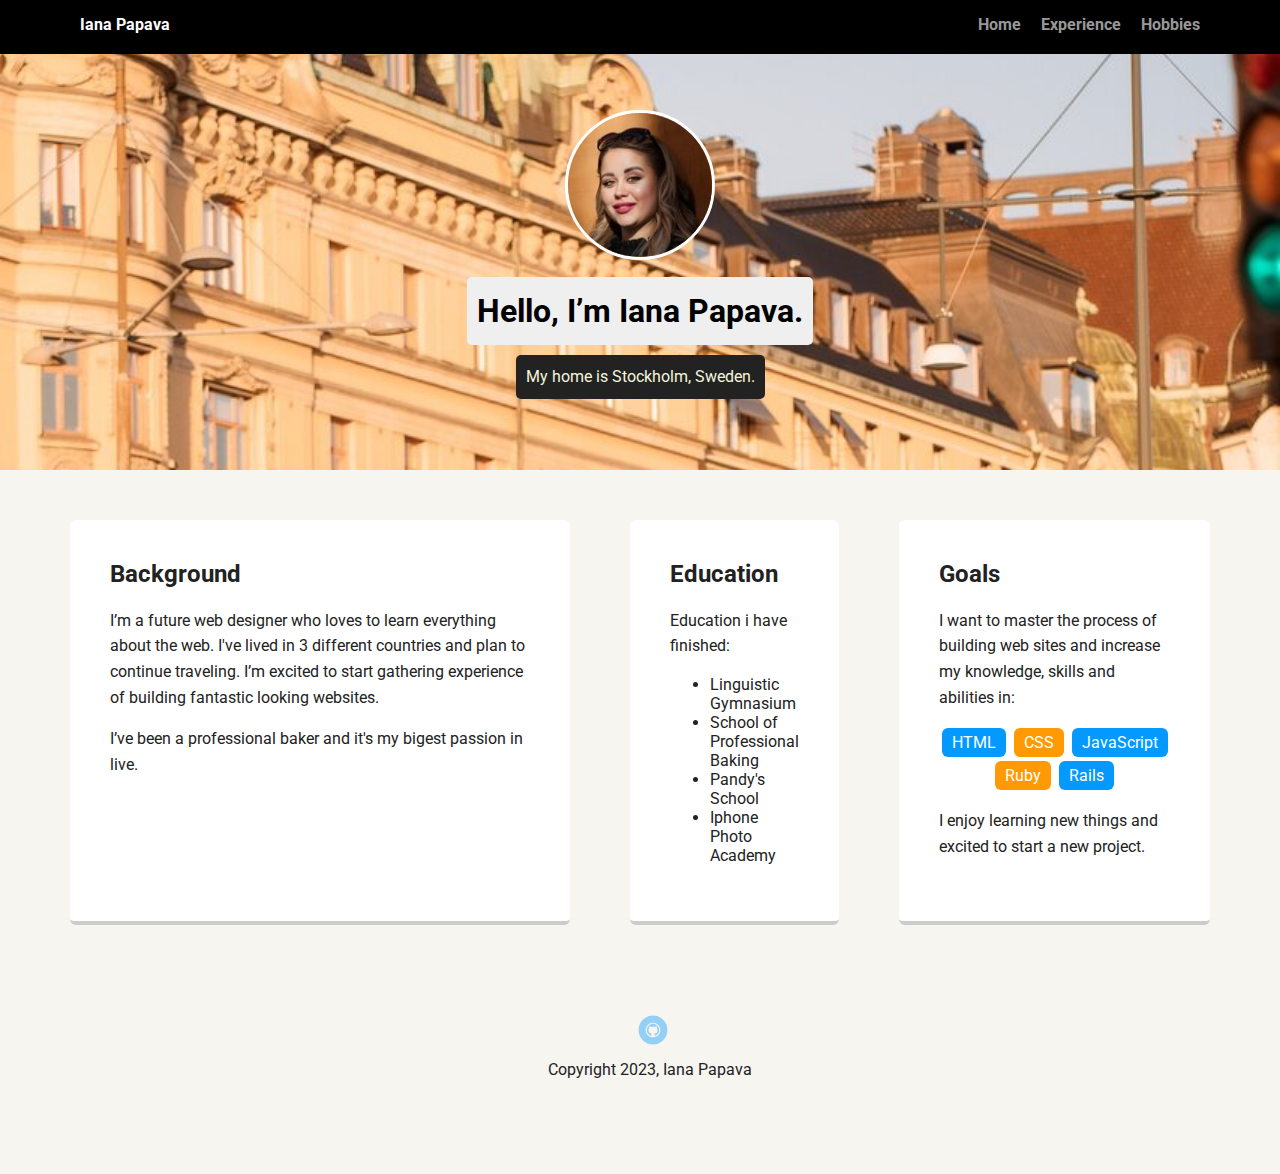
<file: portfolio_update_v1/index.html>
<!doctype html>
<html lang="en">
<head>
  <meta charset="utf-8">
  <title>Iana Papava's Profile </title>
  <meta name="viewport" content="width=device-width, initial-scale=1.0">
  <link rel="stylesheet" href="styles.css">
  <link href="https://fonts.googleapis.com/css?family=Muli%7CRoboto:400,300,500,700,900" rel="stylesheet"></head>
  <body>

    <nav class="main-nav">
        <ul class="nav">
          <li class="name">Iana Papava</li>
          <li><a href="#">Home</a></li>
          <li><a href="experience.html">Experience</a></li>
          <li><a href="hobbies.html">Hobbies</a></li>
        </ul>
    </nav>

    <header>
      <img src="images/new_profile_pic.jpg" alt="Photo of Iane Papava" class="profile-image">
      <h1 class="tag name">Hello, I’m Iana Papava.</h1>
      <p class="tag location">My home is Stockholm, Sweden.</p>
    </header>

    <main class="flex">
      <section class="card">
        <h2>Background</h2>
        <p>I’m a future web designer who loves to learn everything about the web. I've lived in 3 different countries and plan to continue traveling. I’m excited to start gathering experience of building fantastic looking websites.</p>
        <p>I’ve been a professional baker and it's my bigest passion in live.</p>

      </section> 

      <section class="card">
        <h2>Education</h2>
        <p>Education i have finished:</p>
        <ul>
          <li>Linguistic Gymnasium</li>
          <li>School of Professional Baking</li>
          <li>Pandy's School</li>
          <li>Iphone Photo Academy</li>
        </ul>
      </section> 

      <section class="card">
        <h2>Goals</h2>
        <p>I want to master the process of building web sites and increase my knowledge, skills and abilities in:</p>
        <ul class="skills">
          <li>HTML</li>
          <li>CSS</li>
          <li>JavaScript</li>
          <li>Ruby</li>
          <li>Rails</li>
        </ul>
        <p>I enjoy learning new things and excited to start a new project.</p>
      </section> 

    </main>
    <footer>
      <ul>
        <li><a href="https://github.com/shandycandy" class="social github">Github</a></li>
      </ul>
      <p class="copyright">Copyright 2023, Iana Papava</p>
    </footer>
  </body>
  </html>
</file>
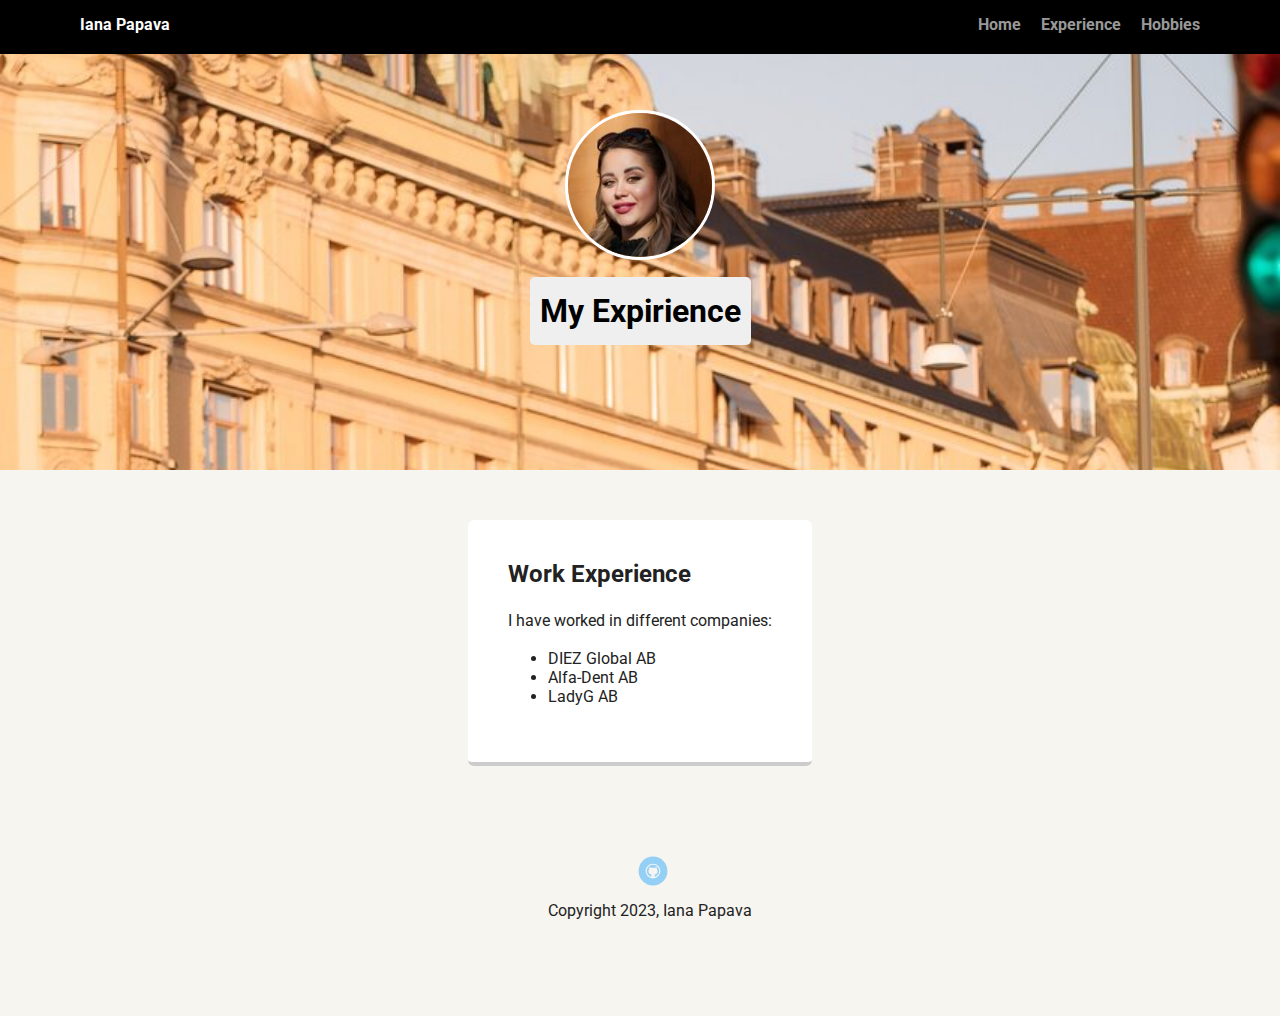
<file: portfolio_update_v1/experience.html>
<!DOCTYPE html>
<html lang="en">
<head>
    <meta charset="UTF-8">
    <meta name="viewport" content="width=device-width, initial-scale=1.0">
    <title>Experience</title>
    <link rel="stylesheet" href="styles.css">
    <link href="https://fonts.googleapis.com/css?family=Muli%7CRoboto:400,300,500,700,900" rel="stylesheet">

</head>
<body>
    <nav class="main-nav">
        <ul class="nav">
          <li class="name">Iana Papava</li>
          <li><a href="index.html">Home</a></li>
          <li><a href="#">Experience</a></li>
          <li><a href="hobbies.html">Hobbies</a></li>
        </ul>
    </nav>

    <header>
      <img src="images/new_profile_pic.jpg" alt="Photo of Iane Papava" class="profile-image">
      <h1 class="tag name">My Expirience</h1>
    </header>

    <main class="flex">
      <section class="card">
        <h2>Work Experience</h2>
        <p>I have worked in different companies:</p>
          <ul>
            <li>DIEZ Global AB</li>
            <li>Alfa-Dent AB</li>
            <li>LadyG AB</li>
          </ul>
      </section>


    </main>
    <footer>
      <ul>
        <li><a href="https://github.com/shandycandy" class="social github">Github</a></li>
      </ul>
      <p class="copyright">Copyright 2023, Iana Papava</p>
    </footer>
    
</body>
</html>
</file>
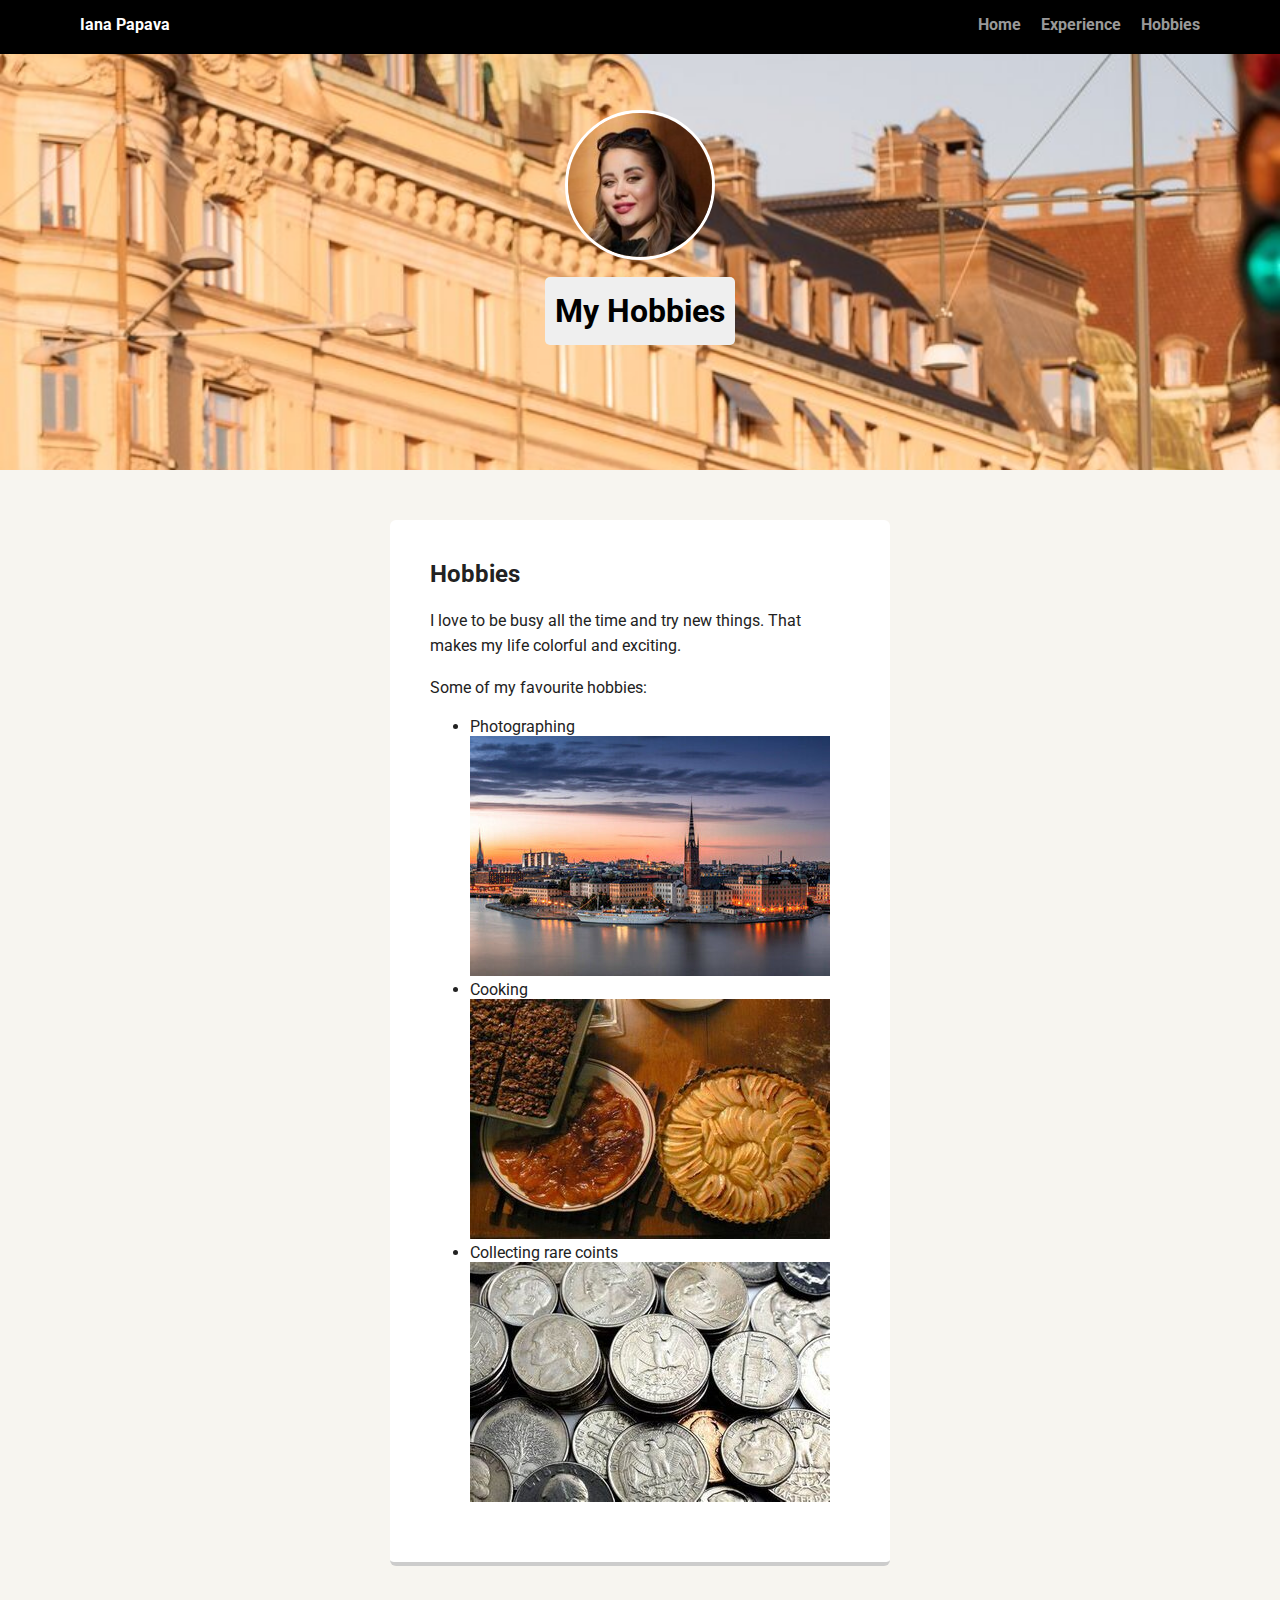
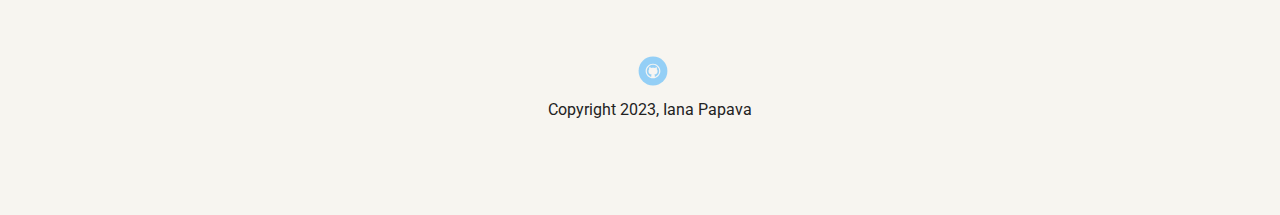
<file: portfolio_update_v1/hobbies.html>
<!DOCTYPE html>
<html lang="en">
<head>
    <meta charset="UTF-8">
    <meta name="viewport" content="width=device-width, initial-scale=1.0">
    <title>Experience</title>
    <link rel="stylesheet" href="styles.css">
    <link href="https://fonts.googleapis.com/css?family=Muli%7CRoboto:400,300,500,700,900" rel="stylesheet">

</head>
<body>
    <nav class="main-nav">
        <ul class="nav">
          <li class="name">Iana Papava</li>
          <li><a href="index.html">Home</a></li>
          <li><a href="experience.html">Experience</a></li>
          <li><a href="#">Hobbies</a></li>
        </ul>
    </nav>

    <header>
      <img src="images/new_profile_pic.jpg" alt="Photo of Iane Papava" class="profile-image">
      <h1 class="tag name">My Hobbies</h1>
    </header>

    <main class="flex">
      <section class="card">
        <h2>Hobbies</h2>
        <p>I love to be busy all the time and try new things. That makes my life colorful and exciting.</p>
        <p>Some of my favourite hobbies:</p>
          <ul>
            <li>Photographing<img src="images/Stockholm.jpg" alt="Stockholm view"></li>
            <li>Cooking<img src="images/cooking.jpg" alt="Cooking in process"></li>
            <li>Collecting rare coints<img src="images/rare_coins.jpg" alt="Coins"></li>
          </ul>
      </section>


    </main>
    <footer>
      <ul>
        <li><a href="https://github.com/shandycandy" class="social github">Github</a></li>
      </ul>
      <p class="copyright">Copyright 2023, Iana Papava</p>
    </footer>
    
</body>
</html>
</file>
<file: portfolio_update_v1/styles.css>
/* Global Layout Set-up */
* { 
  box-sizing: border-box;
}
  
body {
  margin: 0;
  padding: 0;
  text-align: center;
  font-family: 'Roboto', sans-serif;
  color: #222;
  background: #f7f5f0;
}
/* Link Styles */

a {
  text-decoration: none;
  color: #999;
}
a:hover {
  color: #6633ff;
}

/* Section Styles */

.main-nav {
  width: 100%;
  background: black;
  min-height: 30px;
  padding: 10px;
  position: fixed;
  text-align: center;
}
.nav {
  display: flex;
  justify-content: space-around;
  font-weight: 700;
  list-style-type: none;
  margin: 0 auto;
  padding: 0;
}

.nav .name {
    display: block;
    margin-right: auto;
    color: white;
}
.nav li {
  padding: 5px 10px 10px 10px;
}
.nav a {
  transition: all .5s;
}
.nav a:hover {
  color: white
}

header {
  text-align: center;
  background: url('images/new_backgroud_pic.jpg') no-repeat top center ;
  background-size: cover;
  overflow: hidden;
  padding-top: 60px;
}
header {
  line-height: 1.5;
}
header .profile-image {
  margin-top: 50px;
  width: 150px;
  height: 150px;
  border-radius: 50%;
  border: 3px solid white;
  transition: all .5s;
}
header .profile-image:hover {
  transform: scale(1.2) rotate(5deg);
  border-radius: 25px;
  transition: width 2s;
  transform: rotate(365deg);
}
.tag {
  background-color: #efefef;
  color: black;
  padding: 10px;
  border-radius: 5px;
  display: table;
  margin: 10px auto;
} 
.location {
  background-color: #222;
  color: beige;
}
.card {
  margin: 30px;
  padding: 20px 40px 40px;
  max-width: 500px;
  text-align: left;
  background: #fff;
  border-bottom: 4px solid #ccc;
  border-radius: 6px;
  transition: all .5s;
}
.card:hover {
  border-color: #ff99ff;
}

ul.skills {
  padding: 0;
  text-align: center;
}

.skills li {
  border-radius: 6px;
  display: inline-block;
  background: #ff9904;
  color: white;
  padding: 5px 10px;
  margin: 2px;
}

.skills li:nth-child(odd) {
  background: #0399ff;
}

footer {
  width: 100%;
  min-height: 30px;
  padding: 20px 0 40px 20px;
}

footer .copyright {
  top: -8px;
  font-size: .75em;
}

footer ul {
  list-style-type: none;
  margin: 0;
  padding: 0;
}

footer ul li {
  display: inline-block;
}

a.social {
  display: inline-block;
  text-indent: -9999px;
  margin-left: 5px;
  width: 30px;
  height: 30px;
  background-size: 30px 30px;
  opacity: .4;
  transition: all .5s;
}
a.twitter {
  background-image: url(images/twitter.svg);
}
a.linkedin {
  background-image: url(images/linkedin.svg);
}
a.github {
  background-image: url(images/github.svg);
}
a.social:hover {
  opacity: 1;
}
.clearfix {
  clear: both;
}

/* Styles for larger screens */
@media screen and (min-width: 720px) {
  
  .flex {
      display: -ms-flexbox;      /* TWEENER - IE 10 */
      display: flex; 
      max-width: 1200px;
      -ms-flex-pack: distribute;
      justify-content: space-around;
      margin: 0 auto;
  }

  header {
    min-height: 470px;
  }

  .nav {
    max-width: 1200px;
    padding: 0 30px;
  }


  main {
    padding-top: 20px;
  }

  main p {
    line-height: 1.6em;
  }

  footer {
    font-size: 1.3em;
    max-width: 1200px;
    margin: 40px auto;
  }

}
</file>
